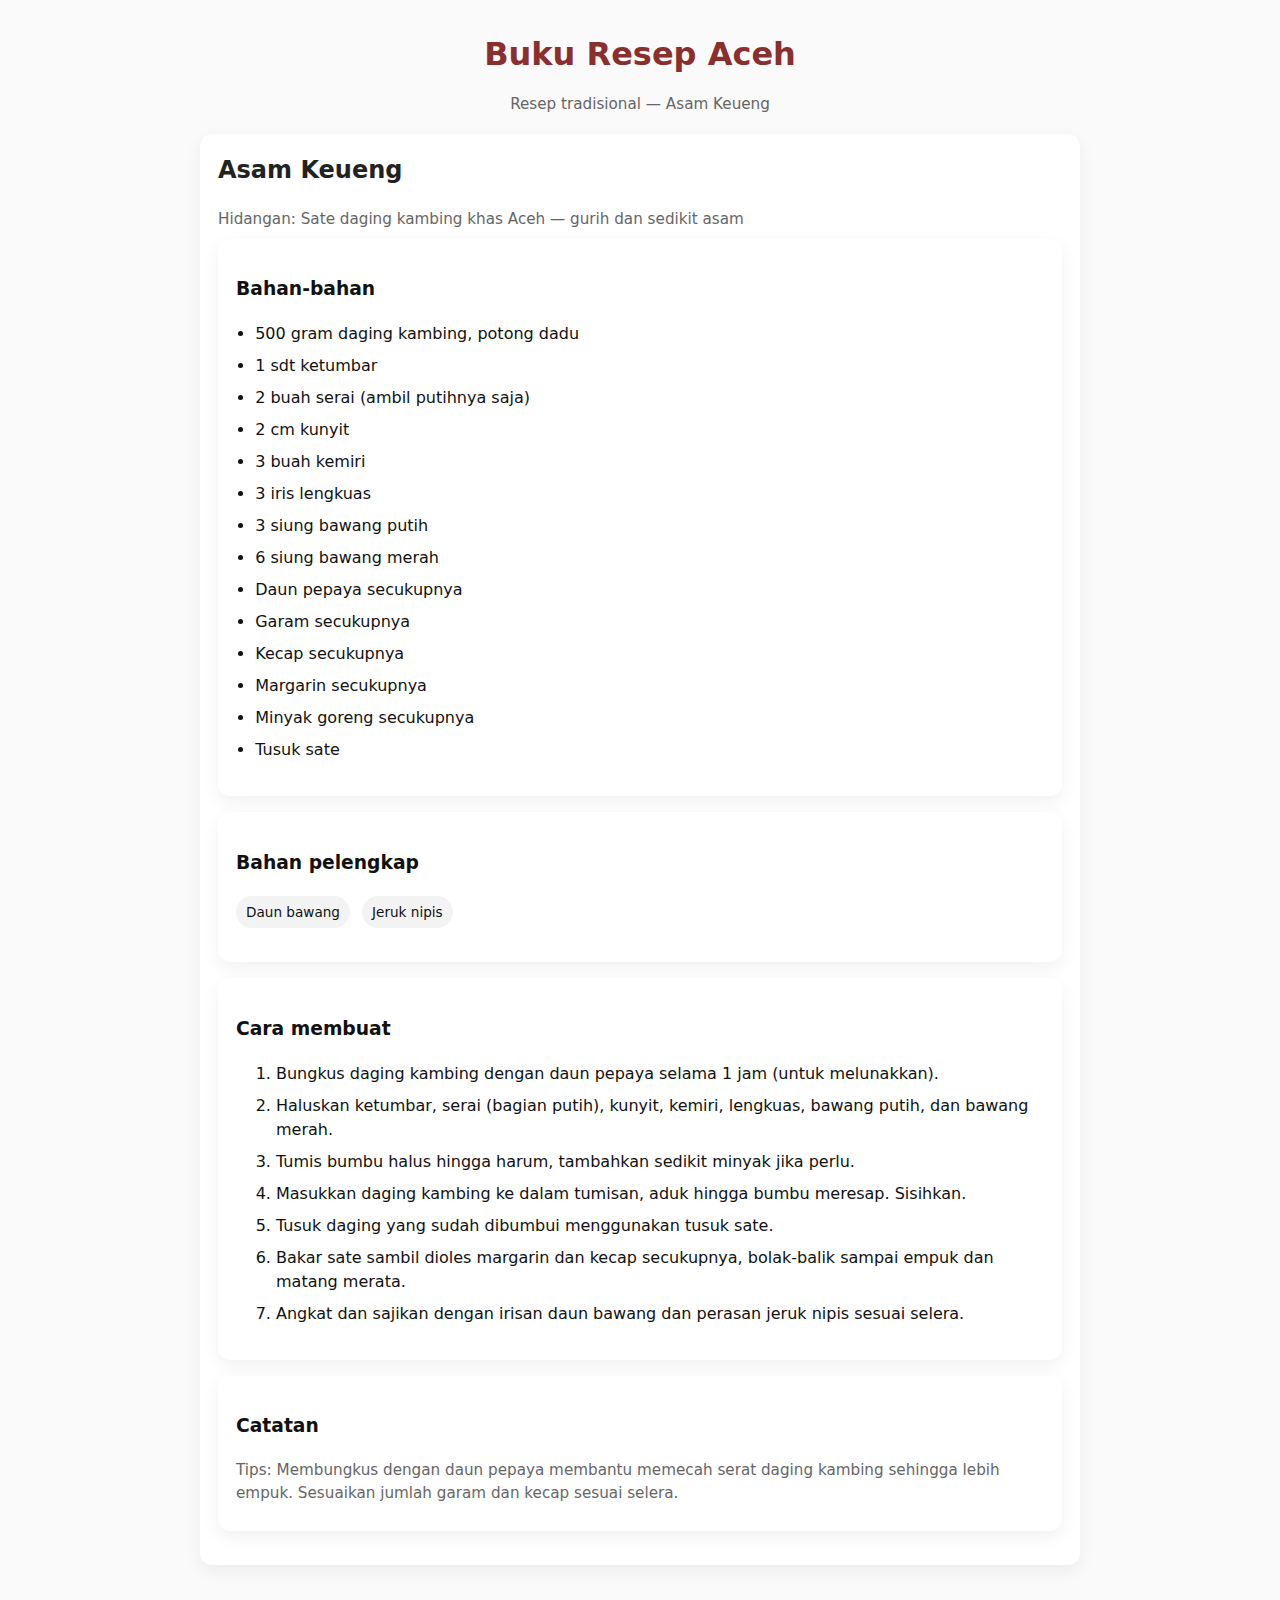
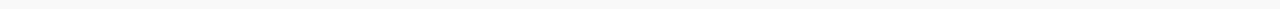
<file: index.html>
<!doctype html>
<html lang="id">
<head>
  <meta charset="utf-8" />
  <meta name="viewport" content="width=device-width,initial-scale=1" />
  <title>Asam Keueng — Buku Resep Aceh</title>
  <style>
    /* Simple, bersih, dan responsif */
    :root {
      --bg: #fafafa;
      --card: #ffffff;
      --accent: #8b2e2e;
      --muted: #666;
      --pad: 18px;
      font-family: system-ui, -apple-system, "Segoe UI", Roboto, "Helvetica Neue", Arial;
    }
    body {
      margin: 0;
      background: var(--bg);
      color: #111;
      line-height: 1.5;
      padding: 24px;
    }
    .container {
      max-width: 880px;
      margin: 0 auto;
    }
    header {
      text-align: center;
      margin-bottom: 18px;
    }
    header h1 { margin: 6px 0; color: var(--accent); }
    .card {
      background: var(--card);
      border-radius: 12px;
      box-shadow: 0 6px 18px rgba(15,15,15,0.06);
      padding: var(--pad);
      margin-bottom: 16px;
    }
    .meta { color: var(--muted); font-size: 0.95rem; margin-bottom: 8px; }
    h2 { margin-top: 0; color: #222; }
    ul { padding-left: 1.2rem; }
    .ingredients, .steps { display: grid; gap: 8px; }
    .flex {
      display:flex;
      gap:12px;
      align-items:center;
      flex-wrap:wrap;
    }
    .tag {
      background:#f3f3f3;
      padding:6px 10px;
      border-radius:999px;
      font-size:0.85rem;
    }
    footer { text-align:center; color:var(--muted); font-size:0.9rem; margin-top:20px; }
    @media (max-width:600px){
      body { padding: 14px; }
      .container { padding: 0 6px; }
    }
  </style>
</head>
<body>
  <div class="container">
    <header>
      <h1>Buku Resep Aceh</h1>
      <p class="meta">Resep tradisional — Asam Keueng</p>
    </header>

    <article class="card">
      <h2>Asam Keueng</h2>
      <p class="meta">Hidangan: Sate daging kambing khas Aceh — gurih dan sedikit asam</p>

      <section class="card">
        <h3>Bahan-bahan</h3>
        <ul class="ingredients">
          <li>500 gram daging kambing, potong dadu</li>
          <li>1 sdt ketumbar</li>
          <li>2 buah serai (ambil putihnya saja)</li>
          <li>2 cm kunyit</li>
          <li>3 buah kemiri</li>
          <li>3 iris lengkuas</li>
          <li>3 siung bawang putih</li>
          <li>6 siung bawang merah</li>
          <li>Daun pepaya secukupnya</li>
          <li>Garam secukupnya</li>
          <li>Kecap secukupnya</li>
          <li>Margarin secukupnya</li>
          <li>Minyak goreng secukupnya</li>
          <li>Tusuk sate</li>
        </ul>
      </section>

      <section class="card">
        <h3>Bahan pelengkap</h3>
        <p class="flex">
          <span class="tag">Daun bawang</span>
          <span class="tag">Jeruk nipis</span>
        </p>
      </section>

      <section class="card">
        <h3>Cara membuat</h3>
        <ol class="steps">
          <li>Bungkus daging kambing dengan daun pepaya selama 1 jam (untuk melunakkan).</li>
          <li>Haluskan ketumbar, serai (bagian putih), kunyit, kemiri, lengkuas, bawang putih, dan bawang merah.</li>
          <li>Tumis bumbu halus hingga harum, tambahkan sedikit minyak jika perlu.</li>
          <li>Masukkan daging kambing ke dalam tumisan, aduk hingga bumbu meresap. Sisihkan.</li>
          <li>Tusuk daging yang sudah dibumbui menggunakan tusuk sate.</li>
          <li>Bakar sate sambil dioles margarin dan kecap secukupnya, bolak-balik sampai empuk dan matang merata.</li>
          <li>Angkat dan sajikan dengan irisan daun bawang dan perasan jeruk nipis sesuai selera.</li>
        </ol>
      </section>

      <section class="card">
        <h3>Catatan</h3>
        <p class="meta">Tips: Membungkus dengan daun pepaya membantu memecah serat daging kambing sehingga lebih empuk. Sesuaikan jumlah garam dan kecap sesuai selera.</p>
      </section>
    </article>

    <footer>
    </footer>
  </div>
</body>
</html>
</file>
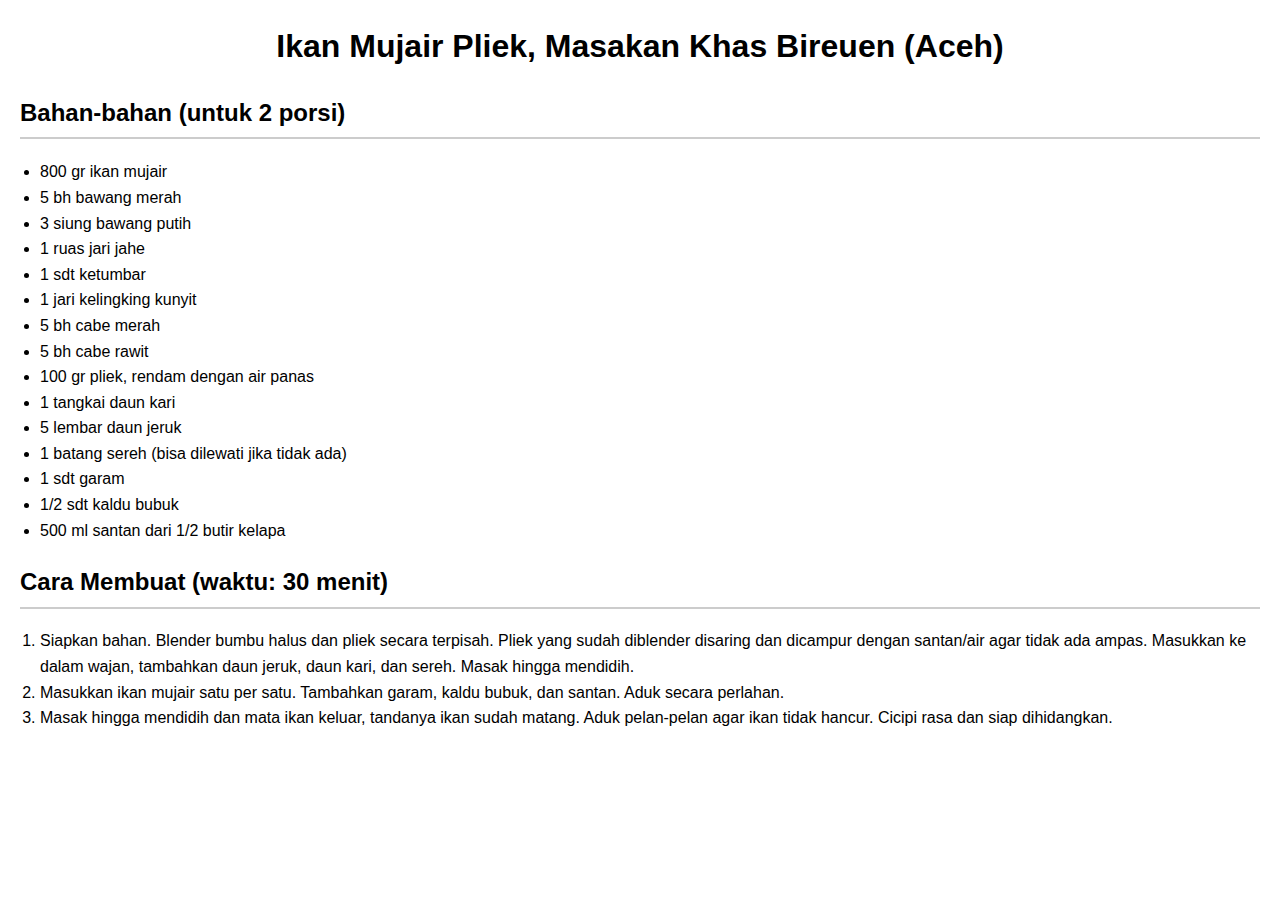
<file: feat_ikan_mujaer_pliek_16-9-2025.html>
<!DOCTYPE html>
<html lang="id">
<head>
    <meta charset="UTF-8">
    <meta name="viewport" content="width=device-width, initial-scale=1.0">
    <title>Resep Ikan Mujair Pliek</title>
    <style>
        body {
            font-family: sans-serif;
            line-height: 1.6;
            margin: 20px;
        }
        h1 {
            text-align: center;
        }
        h2 {
            border-bottom: 2px solid #ccc;
            padding-bottom: 5px;
        }
        ul, ol {
            padding-left: 20px;
        }
    </style>
</head>
<body>

    <h1>Ikan Mujair Pliek, Masakan Khas Bireuen (Aceh)</h1>

    <h2>Bahan-bahan (untuk 2 porsi)</h2>
    <ul>
        <li>800 gr ikan mujair</li>
        <li>5 bh bawang merah</li>
        <li>3 siung bawang putih</li>
        <li>1 ruas jari jahe</li>
        <li>1 sdt ketumbar</li>
        <li>1 jari kelingking kunyit</li>
        <li>5 bh cabe merah</li>
        <li>5 bh cabe rawit</li>
        <li>100 gr pliek, rendam dengan air panas</li>
        <li>1 tangkai daun kari</li>
        <li>5 lembar daun jeruk</li>
        <li>1 batang sereh (bisa dilewati jika tidak ada)</li>
        <li>1 sdt garam</li>
        <li>1/2 sdt kaldu bubuk</li>
        <li>500 ml santan dari 1/2 butir kelapa</li>
    </ul>

    <h2>Cara Membuat (waktu: 30 menit)</h2>
    <ol>
        <li>Siapkan bahan. Blender bumbu halus dan pliek secara terpisah. Pliek yang sudah diblender disaring dan dicampur dengan santan/air agar tidak ada ampas. Masukkan ke dalam wajan, tambahkan daun jeruk, daun kari, dan sereh. Masak hingga mendidih.</li>
        <li>Masukkan ikan mujair satu per satu. Tambahkan garam, kaldu bubuk, dan santan. Aduk secara perlahan.</li>
        <li>Masak hingga mendidih dan mata ikan keluar, tandanya ikan sudah matang. Aduk pelan-pelan agar ikan tidak hancur. Cicipi rasa dan siap dihidangkan.</li>
    </ol>

</body>
</html>
</file>
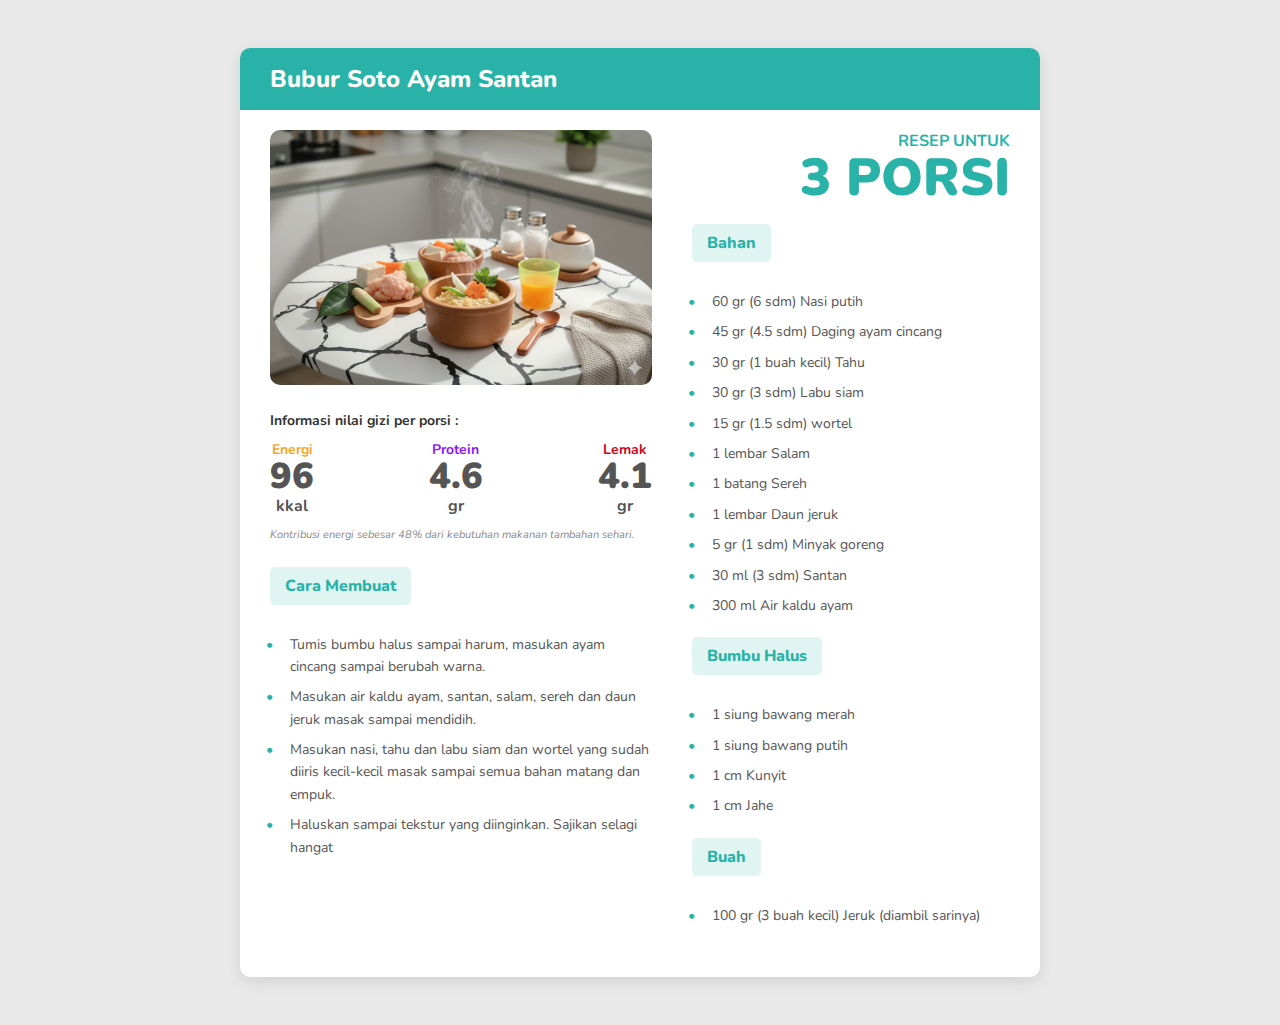
<file: resep.html>
<!DOCTYPE html>
<html lang="id">
<head>
    <meta charset="UTF-8">
    <meta name="viewport" content="width=device-width, initial-scale=1.0">
    <title>Resep Bubur Soto Ayam Santan</title>
    <link rel="stylesheet" href="style.css">
    <link rel="preconnect" href="https://fonts.googleapis.com">
    <link rel="preconnect" href="https://fonts.gstatic.com" crossorigin>
    <link href="https://fonts.googleapis.com/css2?family=Nunito:wght@400;700;800;900&display=swap" rel="stylesheet">
</head>
<body>

    <div class="recipe-card">
        <header class="recipe-header">
            <h1>Bubur Soto Ayam Santan</h1>
        </header>
        
        <main class="recipe-content">
            <div class="column-left">
                <div class="recipe-image">
                    <img src="gambar1.png" alt="Bubur Soto Ayam Santan">
                </div>
                
                <div class="nutrition-info">
                    <p class="info-title">Informasi nilai gizi per porsi :</p>
                    <div class="nutrition-details">
                        <div class="nutrition-item">
                            <span class="label energi">Energi</span>
                            <span class="value">96</span>
                            <span class="unit">kkal</span>
                        </div>
                        <div class="nutrition-item">
                            <span class="label protein">Protein</span>
                            <span class="value">4.6</span>
                            <span class="unit">gr</span>
                        </div>
                        <div class="nutrition-item">
                            <span class="label lemak">Lemak</span>
                            <span class="value">4.1</span>
                            <span class="unit">gr</span>
                        </div>
                    </div>
                    <p class="contribution-note">Kontribusi energi sebesar 48% dari kebutuhan makanan tambahan sehari.</p>
                </div>

                <div class="instructions">
                    <h2>Cara Membuat</h2>
                    <ul>
                        <li>Tumis bumbu halus sampai harum, masukan ayam cincang sampai berubah warna.</li>
                        <li>Masukan air kaldu ayam, santan, salam, sereh dan daun jeruk masak sampai mendidih.</li>
                        <li>Masukan nasi, tahu dan labu siam dan wortel yang sudah diiris kecil-kecil masak sampai semua bahan matang dan empuk.</li>
                        <li>Haluskan sampai tekstur yang diinginkan. Sajikan selagi hangat</li>
                    </ul>
                </div>
            </div>

            <div class="column-right">
                <div class="servings">
                    <p>RESEP UNTUK</p>
                    <span>3 PORSI</span>
                </div>

                <div class="ingredients-section">
                    <h2>Bahan</h2>
                    <ul>
                        <li>60 gr (6 sdm) Nasi putih</li>
                        <li>45 gr (4.5 sdm) Daging ayam cincang</li>
                        <li>30 gr (1 buah kecil) Tahu</li>
                        <li>30 gr (3 sdm) Labu siam</li>
                        <li>15 gr (1.5 sdm) wortel</li>
                        <li>1 lembar Salam</li>
                        <li>1 batang Sereh</li>
                        <li>1 lembar Daun jeruk</li>
                        <li>5 gr (1 sdm) Minyak goreng</li>
                        <li>30 ml (3 sdm) Santan</li>
                        <li>300 ml Air kaldu ayam</li>
                    </ul>
                </div>
                
                <div class="ingredients-section">
                    <h2>Bumbu Halus</h2>
                    <ul>
                        <li>1 siung bawang merah</li>
                        <li>1 siung bawang putih</li>
                        <li>1 cm Kunyit</li>
                        <li>1 cm Jahe</li>
                    </ul>
                </div>

                <div class="ingredients-section">
                    <h2>Buah</h2>
                    <ul>
                        <li>100 gr (3 buah kecil) Jeruk (diambil sarinya)</li>
                    </ul>
                </div>
            </div>
        </main>
    </div>

</body>
</html>
</file>
<file: style.css>
/* General Styling */
body {
    font-family: 'Nunito', sans-serif;
    background-color: #e9e9e9;
    color: #555;
    display: flex;
    justify-content: center;
    align-items: center;
    padding: 40px;
    box-sizing: border-box;
}

ul {
    list-style: none;
    padding-left: 20px;
}

li {
    margin-bottom: 8px;
    position: relative;
}

li::before {
    content: '•';
    color: #29b2a7;
    font-weight: bold;
    display: inline-block;
    width: 1em;
    margin-left: -1em;
    position: absolute;
    left: -10px;
    top: 0;
}

/* Recipe Card Container */
.recipe-card {
    background-color: #ffffff;
    width: 800px;
    border-radius: 10px;
    overflow: hidden;
    box-shadow: 0 4px 15px rgba(0,0,0,0.1);
}

.recipe-header {
    background-color: #29b2a7;
    padding: 15px 30px;
}

.recipe-header h1 {
    color: white;
    font-size: 24px;
    font-weight: 800;
    margin: 0;
}

.recipe-content {
    display: flex;
    padding: 20px 30px 30px 30px;
}

/* Columns */
.column-left {
    flex: 1.2;
    padding-right: 20px;
}

.column-right {
    flex: 1;
    padding-left: 20px;
}

/* Left Column Styling */
.recipe-image img {
    width: 100%;
    border-radius: 10px;
}

.nutrition-info {
    margin-top: 20px;
}

.info-title {
    font-size: 14px;
    font-weight: bold;
    color: #333;
    margin: 0 0 10px 0;
}

.nutrition-details {
    display: flex;
    justify-content: space-between;
    text-align: center;
    margin-bottom: 10px;
}

.nutrition-item {
    display: flex;
    flex-direction: column;
}

.nutrition-item .label {
    font-size: 14px;
    font-weight: 700;
}

.nutrition-item .value {
    font-size: 36px;
    font-weight: 900;
    line-height: 1;
}

.nutrition-item .unit {
    font-size: 16px;
    font-weight: 700;
}

.energi { color: #f5a623; }
.protein { color: #9013fe; }
.lemak { color: #d0021b; }
.nutrition-item .value.energi { color: #f5a623; }
.nutrition-item .value.protein { color: #9013fe; }
.nutrition-item .value.lemak { color: #d0021b; }

.contribution-note {
    font-size: 11px;
    font-style: italic;
    color: #888;
    margin: 0;
}

.instructions {
    margin-top: 25px;
}

/* Common Section Title Styling */
.instructions h2,
.ingredients-section h2 {
    background-color: #e0f4f2;
    color: #29b2a7;
    font-size: 16px;
    font-weight: 800;
    padding: 8px 15px;
    border-radius: 5px;
    display: inline-block;
    margin: 0 0 15px 0;
}

.instructions ul {
    font-size: 14px;
    line-height: 1.6;
}

/* Right Column Styling */
.servings {
    text-align: right;
    margin-bottom: 20px;
}

.servings p {
    margin: 0;
    font-size: 16px;
    font-weight: 700;
    color: #29b2a7;
}

.servings span {
    font-size: 52px;
    font-weight: 900;
    color: #29b2a7;
    line-height: 1;
}

.ingredients-section {
    margin-bottom: 20px;
}

.ingredients-section ul {
    font-size: 14px;
    line-height: 1.6;
}
</file>
